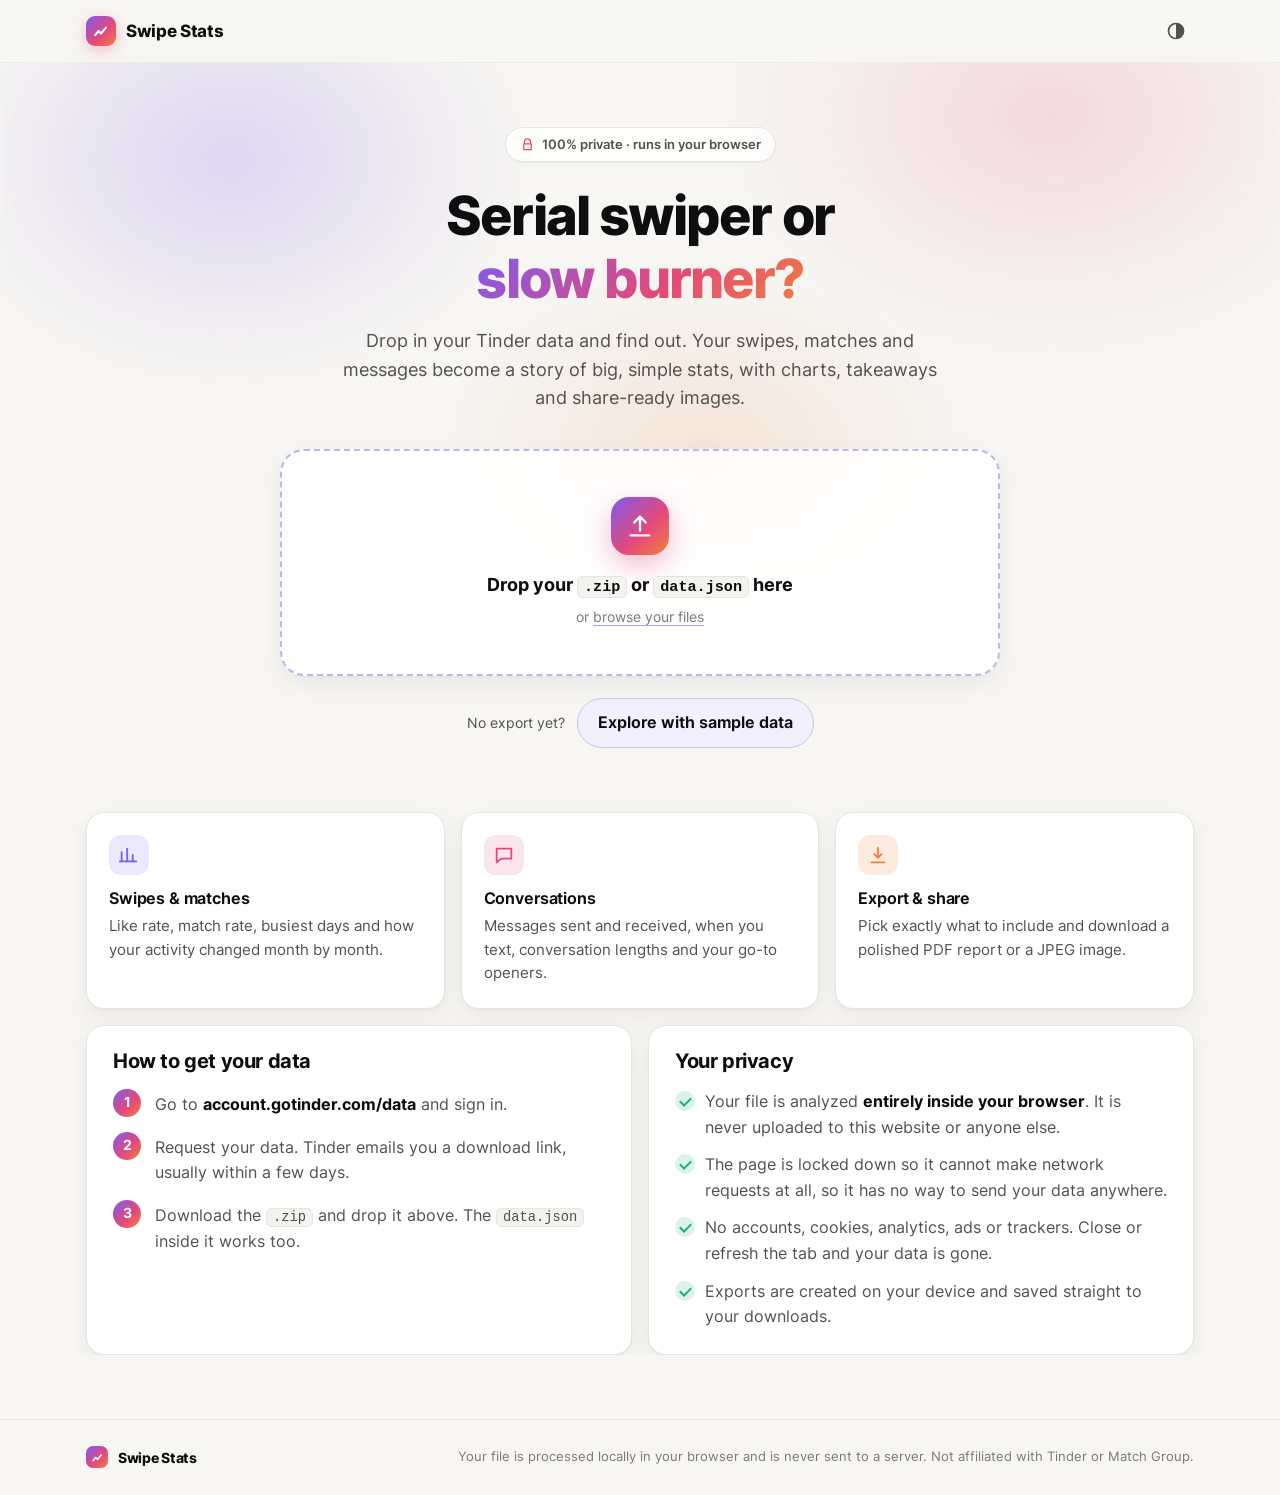
<file: index.html>
<!doctype html>
<html lang="en">
<head>
  <meta charset="utf-8">
  <meta name="viewport" content="width=device-width, initial-scale=1">
  <!-- Privacy: connect-src 'none' means this page cannot send data anywhere, not even back to this server. -->
  <meta http-equiv="Content-Security-Policy" content="default-src 'none'; script-src 'self'; style-src 'self'; img-src 'self' data:; font-src 'self'; connect-src 'none'; form-action 'none'; base-uri 'none'; object-src 'none'">
  <meta name="referrer" content="no-referrer">
  <title>Swipe Stats</title>
  <meta name="description" content="Visualize your Tinder data export privately in your browser. Your file never leaves your device.">
  <meta property="og:title" content="Swipe Stats">
  <meta property="og:description" content="Turn your Tinder data export into beautiful charts. Runs entirely in your browser. Your file is never uploaded.">
  <meta property="og:type" content="website">
  <meta property="og:url" content="https://tinder.romanoindustries.com/">
  <meta name="theme-color" content="#7b5cf0">
  <link rel="canonical" href="https://tinder.romanoindustries.com/">
  <link rel="preload" href="fonts/inter-latin-var.woff2" as="font" type="font/woff2" crossorigin>
  <link rel="stylesheet" href="css/styles.css?v=28">
  <link rel="icon" href="data:image/svg+xml,<svg xmlns='http://www.w3.org/2000/svg' viewBox='0 0 32 32'><defs><linearGradient id='g' x1='0' y1='0' x2='1' y2='1'><stop offset='0' stop-color='%237b5cf0'/><stop offset='.6' stop-color='%23e3497a'/><stop offset='1' stop-color='%23f0803c'/></linearGradient></defs><rect width='32' height='32' rx='9' fill='url(%23g)'/><path d='M8 22l5-6 4 4 7-9' stroke='white' stroke-width='3' fill='none' stroke-linecap='round' stroke-linejoin='round'/></svg>">
</head>
<body>
  <header class="site-header">
    <div class="wrap header-inner">
      <a class="brand" href="./">
        <span class="brand-mark" aria-hidden="true">
          <svg viewBox="0 0 24 24"><path d="M5 17l4-5 3 3 6-7" fill="none" stroke="currentColor" stroke-width="2.6" stroke-linecap="round" stroke-linejoin="round"/></svg>
        </span>
        <span>Swipe Stats</span>
      </a>
      <nav class="top-nav" id="topNav" aria-label="Sections" hidden>
        <a href="#sec-story">Story</a><a href="#sec-overview">Overview</a><a href="#sec-swiping">Swiping</a><a href="#sec-matching">Matching</a><a href="#sec-messaging">Messaging</a><a href="#sec-conversations">Conversations</a><a href="#sec-data">Your data</a>
      </nav>
      <nav class="header-actions">
        <button id="themeBtn" class="icon-btn theme-btn" type="button" aria-label="Theme: automatic" title="Theme: automatic">
          <svg class="ic-auto" viewBox="0 0 24 24" aria-hidden="true"><path d="M12 21a9 9 0 100-18v18z" fill="currentColor"/><circle cx="12" cy="12" r="9" fill="none" stroke="currentColor" stroke-width="2"/></svg>
          <svg class="ic-light" viewBox="0 0 24 24" aria-hidden="true"><circle cx="12" cy="12" r="4" fill="none" stroke="currentColor" stroke-width="2"/><path d="M12 2v2M12 20v2M4.9 4.9l1.4 1.4M17.7 17.7l1.4 1.4M2 12h2M20 12h2M4.9 19.1l1.4-1.4M17.7 6.3l1.4-1.4" stroke="currentColor" stroke-width="2" stroke-linecap="round"/></svg>
          <svg class="ic-dark" viewBox="0 0 24 24" aria-hidden="true"><path d="M20 14.5A8 8 0 019.5 4 8 8 0 1020 14.5z" fill="none" stroke="currentColor" stroke-width="2" stroke-linejoin="round"/></svg>
        </button>
        <button id="exportBtnTop" class="btn btn-primary btn-sm" hidden>
          <svg viewBox="0 0 24 24" aria-hidden="true"><path d="M12 4v11m0 0l-4-4m4 4l4-4M5 20h14" fill="none" stroke="currentColor" stroke-width="2" stroke-linecap="round" stroke-linejoin="round"/></svg>
          Export
        </button>
        <button id="resetBtn" class="btn btn-ghost btn-sm" hidden>Clear data</button>
      </nav>
    </div>
  </header>

  <main>
    <!-- ============ Upload screen ============ -->
    <section id="uploadView" class="upload-view">
      <div class="hero-bg" aria-hidden="true"></div>
      <div class="wrap">
        <div class="hero">
          <span class="pill"><svg viewBox="0 0 24 24" aria-hidden="true"><path d="M7 11V8a5 5 0 0110 0v3M6 11h12v9H6z" fill="none" stroke="currentColor" stroke-width="2" stroke-linejoin="round"/></svg> 100% private · runs in your browser</span>
          <h1>Serial swiper or<br><span class="grad-text">slow burner?</span></h1>
          <p class="lede">Drop in your Tinder data and find out. Your swipes, matches and messages become a story of big, simple stats, with charts, takeaways and share-ready images.</p>
        </div>

        <label id="dropZone" class="drop-zone" for="fileInput">
          <input id="fileInput" type="file" accept=".json,.zip,application/json,application/zip">
          <span class="drop-icon" aria-hidden="true">
            <svg viewBox="0 0 24 24"><path d="M12 16V4m0 0l-5 5m5-5l5 5M4 20h16" fill="none" stroke="currentColor" stroke-width="2" stroke-linecap="round" stroke-linejoin="round"/></svg>
          </span>
          <span class="drop-title">Drop your <code>.zip</code> or <code>data.json</code> here</span>
          <span class="drop-sub">or <u>browse your files</u></span>
        </label>
        <p id="uploadError" class="error" role="alert" hidden></p>

        <div class="upload-alt">
          <span class="muted">No export yet?</span>
          <button id="demoBtn" class="btn btn-soft">Explore with sample data</button>
        </div>

        <div class="features">
          <div class="feature">
            <span class="f-icon f1" aria-hidden="true"><svg viewBox="0 0 24 24"><path d="M4 19V9m6 10V5m6 14v-7m4 7H2" fill="none" stroke="currentColor" stroke-width="2" stroke-linecap="round"/></svg></span>
            <h3>Swipes &amp; matches</h3>
            <p>Like rate, match rate, busiest days and how your activity changed month by month.</p>
          </div>
          <div class="feature">
            <span class="f-icon f2" aria-hidden="true"><svg viewBox="0 0 24 24"><path d="M4 5h16v11H9l-5 4z" fill="none" stroke="currentColor" stroke-width="2" stroke-linejoin="round"/></svg></span>
            <h3>Conversations</h3>
            <p>Messages sent and received, when you text, conversation lengths and your go-to openers.</p>
          </div>
          <div class="feature">
            <span class="f-icon f3" aria-hidden="true"><svg viewBox="0 0 24 24"><path d="M12 4v11m0 0l-4-4m4 4l4-4M5 20h14" fill="none" stroke="currentColor" stroke-width="2" stroke-linecap="round" stroke-linejoin="round"/></svg></span>
            <h3>Export &amp; share</h3>
            <p>Pick exactly what to include and download a polished PDF report or a JPEG image.</p>
          </div>
        </div>

        <div class="info-grid">
          <div class="info-card">
            <h2>How to get your data</h2>
            <ol class="steps">
              <li><span>1</span><div>Go to <strong>account.gotinder.com/data</strong> and sign in.</div></li>
              <li><span>2</span><div>Request your data. Tinder emails you a download link, usually within a few days.</div></li>
              <li><span>3</span><div>Download the <code>.zip</code> and drop it above. The <code>data.json</code> inside it works too.</div></li>
            </ol>
          </div>
          <div class="info-card privacy">
            <h2>Your privacy</h2>
            <ul class="checks">
              <li>Your file is analyzed <strong>entirely inside your browser</strong>. It is never uploaded to this website or anyone else.</li>
              <li>The page is locked down so it cannot make network requests at all, so it has no way to send your data anywhere.</li>
              <li>No accounts, cookies, analytics, ads or trackers. Close or refresh the tab and your data is gone.</li>
              <li>Exports are created on your device and saved straight to your downloads.</li>
            </ul>
          </div>
        </div>
      </div>
    </section>

    <!-- ============ Dashboard ============ -->
    <section id="dashView" class="dash-view" hidden>
      <div class="wrap">
        <div class="dash-hero">
          <div class="dash-hero-text">
            <p class="eyebrow" id="dashEyebrow">Your Tinder, in numbers</p>
            <h1 id="dashTitle">Your stats</h1>
            <p id="dashSub"></p>
            <div id="profile" class="profile-strip"></div>
          </div>
          <div class="hero-stats" id="heroStats"></div>
        </div>

        <div class="toolbar">
          <div class="filters">
            <div class="period-group" id="periodGroup">
              <label for="rangeSelect" class="filter-label">Period</label>
              <select id="rangeSelect"></select>
              <div class="custom-range" id="customRange" hidden>
                <label class="date-field"><span>From</span><input type="date" id="rangeFrom"></label>
                <label class="date-field"><span>To</span><input type="date" id="rangeTo"></label>
              </div>
            </div>
          </div>
          <button id="exportBtn" class="btn btn-primary">
            <svg viewBox="0 0 24 24" aria-hidden="true"><path d="M12 4v11m0 0l-4-4m4 4l4-4M5 20h14" fill="none" stroke="currentColor" stroke-width="2" stroke-linecap="round" stroke-linejoin="round"/></svg>
            Export PDF or image
          </button>
        </div>

        <div id="storySection">
          <div class="story-head">
            <h2 class="section-title" id="sec-story">Your story</h2>
            <button id="playStory" class="btn btn-primary btn-sm" type="button">
              <svg viewBox="0 0 24 24" aria-hidden="true"><path d="M8 5v14l11-7z" fill="currentColor"/></svg>
              Play your story
            </button>
          </div>
          <div id="story" class="story-grid"></div>
        </div>

        <h2 class="section-title" id="sec-overview">Overview</h2>
        <div id="kpis" class="kpi-grid"></div>

        <h2 class="section-title" id="sec-export">About this export</h2>
        <div class="card export-ov">
          <p class="muted ov-lede">A summary of the whole data file. This section always covers everything in the file, whatever period is selected above.</p>
          <div class="ov-grid" id="ovGrid"></div>
          <div class="ov-matches">
            <h3>Where your matches went</h3>
            <p class="muted" id="ovMatchNote"></p>
            <div class="ov-bar" id="ovBar"></div>
            <div class="legend ov-legend" id="ovLegend"></div>
          </div>
          <div class="ov-sections"><span class="muted">Sections in this file</span><div id="ovSections" class="kv-chips"></div></div>
          <details class="usage-check">
            <summary>Usage check: every daily count in your file</summary>
            <p class="muted">Totals straight from the Usage section, before any period filter. If a number here is lower than you expect, the swipes aren't in your export; if it's higher than the dashboard shows, check the period filter.</p>
            <div class="table-scroll"><table class="data-table" id="usageCheck"></table></div>
          </details>
        </div>

        <h2 class="section-title" id="sec-swiping">Swiping</h2>
        <div class="grid-2">
          <figure class="card chart-card wide">
            <figcaption><h3>Likes and passes per month</h3></figcaption>
            <div class="legend" id="chSwipes-legend"></div>
            <div class="chart-box"><canvas id="chSwipes"></canvas></div>
          </figure>
          <figure class="card chart-card">
            <figcaption><h3>Your like rate per month</h3><p class="muted">Share of swipes that were right swipes</p></figcaption>
            <div class="chart-box"><canvas id="chLikeRate"></canvas></div>
          </figure>
          <figure class="card chart-card">
            <figcaption><h3>Average swipes by weekday</h3><p class="muted">On days you swiped</p></figcaption>
            <div class="chart-box"><canvas id="chWeekday"></canvas></div>
          </figure>
          <figure class="card chart-card wide">
            <figcaption><h3>Super Likes per month</h3><p class="muted"></p></figcaption>
            <div class="chart-box"><canvas id="chSuper"></canvas></div>
          </figure>
        </div>

        <h2 class="section-title" id="sec-matching">Matching</h2>
        <div class="grid-2">
          <figure class="card chart-card">
            <figcaption><h3>Matches per month</h3></figcaption>
            <div class="chart-box"><canvas id="chMatches"></canvas></div>
          </figure>
          <figure class="card chart-card">
            <figcaption><h3>Match rate per month</h3><p class="muted">Matches divided by likes sent</p></figcaption>
            <div class="chart-box"><canvas id="chMatchRate"></canvas></div>
          </figure>
        </div>

        <h2 class="section-title" id="sec-messaging">Messaging</h2>
        <div class="grid-2">
          <figure class="card chart-card wide">
            <figcaption><h3>Messages sent and received per month</h3></figcaption>
            <div class="legend" id="chMessages-legend"></div>
            <div class="chart-box"><canvas id="chMessages"></canvas></div>
          </figure>
          <figure class="card chart-card">
            <figcaption><h3>When you send messages</h3><p class="muted">By hour of day, in your local time</p></figcaption>
            <div class="chart-box"><canvas id="chHour"></canvas></div>
          </figure>
          <figure class="card chart-card">
            <figcaption><h3>Conversation length</h3><p class="muted">Messages you sent per match</p></figcaption>
            <div class="chart-box"><canvas id="chConvo"></canvas></div>
          </figure>
          <div class="card">
            <h3>Your favorite opening words</h3>
            <p class="muted">Most common words in your first message to each match</p>
            <div id="openerWords" class="word-cloud"></div>
          </div>
          <div class="card">
            <h3>Your most active days</h3>
            <p class="muted">Days with the most swipes</p>
            <table class="data-table" id="topDays"></table>
          </div>
        </div>

        <h2 class="section-title">App usage</h2>
        <div class="grid-2">
          <figure class="card chart-card wide">
            <figcaption><h3>App opens per month</h3></figcaption>
            <div class="chart-box"><canvas id="chOpens"></canvas></div>
          </figure>
        </div>

        <div id="moreSection" hidden>
          <h2 class="section-title">More activity</h2>
          <div class="grid-2" id="moreCharts"></div>
        </div>

        <h2 class="section-title" id="sec-conversations">Conversations</h2>
        <div class="card convo-card">
          <div class="convo-head">
            <div>
              <h3>All your conversations</h3>
              <p class="muted" id="convoSummary"></p>
            </div>
            <input type="search" id="convoSearch" class="search" placeholder="Search your messages" aria-label="Search your messages">
          </div>
          <div id="convoList" class="convo-list"></div>
          <button class="btn btn-soft btn-sm more-btn" id="convoMore" hidden>Show more conversations</button>
        </div>

        <h2 class="section-title" id="sec-data">Everything else in your export</h2>
        <p class="muted section-lede">Every other section of your data file, shown exactly as Tinder provided it.</p>
        <div id="allSections" class="all-sections"></div>

        <details class="card table-details">
          <summary>Show monthly data as a table</summary>
          <div class="table-scroll"><table class="data-table" id="monthTable"></table></div>
        </details>
      </div>
    </section>
  </main>

  <!-- ============ Export dialog ============ -->
  <dialog id="exportDialog" class="export-dialog" aria-labelledby="exportTitle">
    <div class="dlg-head">
      <h2 id="exportTitle">Export your stats</h2>
      <button class="icon-btn" id="exportClose" aria-label="Close">
        <svg viewBox="0 0 24 24" aria-hidden="true"><path d="M6 6l12 12M18 6L6 18" stroke="currentColor" stroke-width="2" stroke-linecap="round"/></svg>
      </button>
    </div>
    <div class="dlg-body">
      <fieldset class="seg">
        <legend>Format</legend>
        <label><input type="radio" name="fmt" value="pdf" checked><span><b>PDF report</b><small>Pages you can print or send</small></span></label>
        <label><input type="radio" name="fmt" value="jpeg"><span><b>JPEG image</b><small>One tall image for sharing</small></span></label>
      </fieldset>

      <div class="opt-head">
        <h3>What to include</h3>
        <div class="opt-links"><button type="button" class="link" id="optAll">Select all</button> · <button type="button" class="link" id="optNone">None</button></div>
      </div>
      <div id="exportOptions" class="opt-groups"></div>

      <p class="dlg-note" id="exportPeriodNote"></p>
    </div>
    <div class="dlg-foot">
      <p class="dlg-status" id="exportStatus" role="status"></p>
      <button class="btn btn-ghost" id="exportCancel">Cancel</button>
      <button class="btn btn-primary" id="exportGo">Download</button>
    </div>
  </dialog>

  <!-- ============ Story mode ============ -->
  <dialog id="storyDialog" class="story-mode" aria-label="Your story">
    <div class="sm-progress" id="smProgress"></div>
    <div class="sm-top">
      <span class="sm-brand">Swipe Stats</span>
      <button class="icon-btn sm-close" id="smClose" aria-label="Close story">
        <svg viewBox="0 0 24 24" aria-hidden="true"><path d="M6 6l12 12M18 6L6 18" stroke="currentColor" stroke-width="2" stroke-linecap="round"/></svg>
      </button>
    </div>
    <div class="sm-stage" id="smStage">
      <button class="sm-nav sm-prev" id="smPrev" aria-label="Previous"></button>
      <div class="sm-card" id="smCard" aria-live="polite"></div>
      <button class="sm-nav sm-next" id="smNext" aria-label="Next"></button>
    </div>
    <div class="sm-foot">
      <span class="sm-count" id="smCount"></span>
      <button class="btn sm-save" id="smSave" type="button">
        <svg viewBox="0 0 24 24" aria-hidden="true"><path d="M12 4v11m0 0l-4-4m4 4l4-4M5 20h14" fill="none" stroke="currentColor" stroke-width="2" stroke-linecap="round" stroke-linejoin="round"/></svg>
        Save this card
      </button>
    </div>
  </dialog>

  <div id="offscreen" class="offscreen" aria-hidden="true"></div>

  <footer class="site-footer">
    <div class="wrap footer-inner">
      <span class="brand small"><span class="brand-mark" aria-hidden="true"><svg viewBox="0 0 24 24"><path d="M5 17l4-5 3 3 6-7" fill="none" stroke="currentColor" stroke-width="2.6" stroke-linecap="round" stroke-linejoin="round"/></svg></span>Swipe Stats</span>
      <p>Your file is processed locally in your browser and is never sent to a server. Not affiliated with Tinder or Match Group.</p>
    </div>
  </footer>

  <script src="js/vendor/chart.umd.js?v=28"></script>
  <script src="js/vendor/jszip.min.js?v=28"></script>
  <script src="js/vendor/jspdf.umd.min.js?v=28"></script>
  <script src="js/parse.js?v=28"></script>
  <script src="js/demo.js?v=28"></script>
  <script src="js/charts.js?v=28"></script>
  <script src="js/export.js?v=28"></script>
  <script src="js/story.js?v=28"></script>
  <script src="js/app.js?v=28"></script>
</body>
</html>
</file>
<file: css/styles.css>
@font-face {
  font-family: "Inter";
  src: url("../fonts/inter-latin-var.woff2") format("woff2");
  font-weight: 100 900;
  font-style: normal;
  font-display: swap;
}

:root {
  color-scheme: light;
  --bg: #f7f6f3;
  --surface: #ffffff;
  --surface-2: #f3f2ee;
  --border: #e7e5df;
  --text: #0e0e10;
  --text-2: #52514e;
  --text-3: #7a7974;
  --grid: #eeece7;
  --brand-a: #7b5cf0;
  --brand-b: #e3497a;
  --brand-c: #f0803c;
  --brand-grad: linear-gradient(135deg, var(--brand-a) 0%, var(--brand-b) 58%, var(--brand-c) 100%);
  --brand-ink: #ffffff;
  --series-1: #2a78d6;
  --series-2: #eb6834;
  --series-3: #1baf7a;
  --error: #b42323;
  --shadow-sm: 0 1px 2px rgba(20, 16, 40, .05);
  --shadow: 0 1px 2px rgba(20, 16, 40, .04), 0 8px 24px rgba(20, 16, 40, .06);
  --shadow-lg: 0 20px 60px rgba(40, 20, 80, .18);
  --radius: 18px;
  --hero-glow-1: rgba(123, 92, 240, .20);
  --hero-glow-2: rgba(227, 73, 122, .16);
  --hero-glow-3: rgba(240, 128, 60, .14);
}
@media (prefers-color-scheme: dark) {
  :root:not([data-theme="light"]) {
    color-scheme: dark;
    --bg: #0f0f12;
    --surface: #18181c;
    --surface-2: #202026;
    --border: #2b2b32;
    --text: #f2f1ee;
    --text-2: #c3c2bb;
    --text-3: #94938c;
    --grid: #26262c;
    --series-1: #3987e5;
    --series-2: #d95926;
    --series-3: #199e70;
    --error: #f08585;
    --shadow-sm: none;
    --shadow: 0 1px 0 rgba(255,255,255,.03) inset;
    --shadow-lg: 0 20px 60px rgba(0,0,0,.6);
    --hero-glow-1: rgba(123, 92, 240, .28);
    --hero-glow-2: rgba(227, 73, 122, .20);
    --hero-glow-3: rgba(240, 128, 60, .14);
  }
}
:root[data-theme="dark"] {
  color-scheme: dark;
  --bg: #0f0f12;
  --surface: #18181c;
  --surface-2: #202026;
  --border: #2b2b32;
  --text: #f2f1ee;
  --text-2: #c3c2bb;
  --text-3: #94938c;
  --grid: #26262c;
  --series-1: #3987e5;
  --series-2: #d95926;
  --series-3: #199e70;
  --error: #f08585;
  --shadow-sm: none;
  --shadow: 0 1px 0 rgba(255,255,255,.03) inset;
  --shadow-lg: 0 20px 60px rgba(0,0,0,.6);
  --hero-glow-1: rgba(123, 92, 240, .28);
  --hero-glow-2: rgba(227, 73, 122, .20);
  --hero-glow-3: rgba(240, 128, 60, .14);
}

* { box-sizing: border-box; }
[hidden] { display: none !important; }
html { -webkit-text-size-adjust: 100%; }
body {
  margin: 0;
  background: var(--bg);
  color: var(--text);
  font: 16px/1.6 "Inter", system-ui, -apple-system, "Segoe UI", Roboto, "Helvetica Neue", Arial, sans-serif;
  font-feature-settings: "cv11", "ss01";
  -webkit-font-smoothing: antialiased;
  min-height: 100vh;
  display: flex;
  flex-direction: column;
}
main { flex: 1; }
h1, h2, h3 { line-height: 1.15; margin: 0; letter-spacing: -0.02em; }
h1 { font-size: clamp(2rem, 5.4vw, 3.4rem); font-weight: 800; letter-spacing: -0.035em; }
h2 { font-size: 1.25rem; font-weight: 700; }
h3 { font-size: 1rem; font-weight: 650; letter-spacing: -0.01em; }
code { font-family: ui-monospace, SFMono-Regular, Menlo, monospace; font-size: .86em; background: var(--surface-2); border: 1px solid var(--border); padding: 1px 6px; border-radius: 6px; }
a { color: var(--brand-a); }
.muted { color: var(--text-2); margin: 4px 0 0; font-size: .875rem; }
.wrap { max-width: 1140px; margin: 0 auto; padding: 0 16px; }
.grad-text { background: var(--brand-grad); -webkit-background-clip: text; background-clip: text; color: transparent; }
svg { display: block; }

/* ---------- Header / footer ---------- */
.site-header {
  position: sticky; top: 0; z-index: 20;
  background: color-mix(in srgb, var(--bg) 78%, transparent);
  backdrop-filter: saturate(1.6) blur(14px);
  -webkit-backdrop-filter: saturate(1.6) blur(14px);
  border-bottom: 1px solid color-mix(in srgb, var(--border) 70%, transparent);
}
.header-inner { display: flex; align-items: center; justify-content: space-between; height: 62px; gap: 12px; }
.header-actions { display: flex; gap: 8px; }
.brand { display: inline-flex; align-items: center; gap: 10px; font-weight: 750; font-size: 1.05rem; letter-spacing: -0.02em; color: var(--text); text-decoration: none; }
.brand-mark { width: 30px; height: 30px; border-radius: 9px; background: var(--brand-grad); color: #fff; display: grid; place-items: center; box-shadow: 0 4px 14px rgba(227, 73, 122, .35); }
.brand-mark svg { width: 20px; height: 20px; }
.brand.small { font-size: .9rem; }
.brand.small .brand-mark { width: 22px; height: 22px; border-radius: 7px; box-shadow: none; }
.brand.small .brand-mark svg { width: 15px; height: 15px; }
.site-footer { border-top: 1px solid var(--border); color: var(--text-3); font-size: .8rem; padding: 26px 0; margin-top: 64px; }
.footer-inner { display: flex; align-items: center; justify-content: space-between; gap: 16px; flex-wrap: wrap; }
.site-footer p { margin: 0; }

/* ---------- Buttons ---------- */
.btn {
  appearance: none; display: inline-flex; align-items: center; gap: 8px;
  border: 1px solid var(--border); background: var(--surface); color: var(--text);
  padding: 11px 20px; border-radius: 999px; font: inherit; font-weight: 650; cursor: pointer;
  transition: transform .12s ease, box-shadow .15s ease, border-color .15s ease, background .15s ease;
  white-space: nowrap;
}
.btn svg { width: 18px; height: 18px; }
.btn:hover { border-color: var(--text-3); }
.btn:active { transform: translateY(1px); }
.btn:focus-visible, select:focus-visible, .drop-zone:focus-within, .link:focus-visible, .icon-btn:focus-visible { outline: 2px solid var(--brand-a); outline-offset: 2px; }
.btn-primary { background: var(--brand-grad); color: var(--brand-ink); border-color: transparent; box-shadow: 0 6px 20px rgba(227, 73, 122, .30); }
.btn-primary:hover { border-color: transparent; box-shadow: 0 8px 26px rgba(227, 73, 122, .42); }
.btn-primary:disabled { opacity: .6; cursor: progress; }
.btn-soft { background: color-mix(in srgb, var(--brand-a) 10%, var(--surface)); border-color: color-mix(in srgb, var(--brand-a) 25%, var(--border)); color: var(--text); }
.btn-ghost { background: transparent; }
.btn-sm { padding: 7px 14px; font-size: .86rem; }
.btn-sm svg { width: 16px; height: 16px; }
.icon-btn { appearance: none; border: 0; background: transparent; color: var(--text-2); width: 36px; height: 36px; border-radius: 10px; display: grid; place-items: center; cursor: pointer; }
.icon-btn:hover { background: var(--surface-2); color: var(--text); }
.icon-btn svg { width: 20px; height: 20px; }
.link { appearance: none; border: 0; background: none; padding: 0; font: inherit; color: var(--brand-a); cursor: pointer; font-weight: 600; }

/* ---------- Upload ---------- */
.upload-view { position: relative; padding: 64px 0 0; overflow: hidden; }
.hero-bg {
  position: absolute; inset: -120px 0 auto 0; height: 720px; z-index: -1; pointer-events: none;
  background:
    radial-gradient(420px 320px at 18% 30%, var(--hero-glow-1), transparent 70%),
    radial-gradient(460px 340px at 82% 24%, var(--hero-glow-2), transparent 70%),
    radial-gradient(380px 260px at 55% 70%, var(--hero-glow-3), transparent 70%);
  filter: blur(8px);
}
.hero { text-align: center; max-width: 780px; margin: 0 auto 36px; }
.pill {
  display: inline-flex; align-items: center; gap: 7px; padding: 6px 14px; border-radius: 999px;
  background: color-mix(in srgb, var(--surface) 80%, transparent); border: 1px solid var(--border);
  font-size: .82rem; font-weight: 600; color: var(--text-2); margin-bottom: 22px; box-shadow: var(--shadow-sm);
}
.pill svg { width: 15px; height: 15px; color: var(--brand-b); }
.lede { color: var(--text-2); font-size: 1.12rem; max-width: 620px; margin: 18px auto 0; }

.drop-zone {
  position: relative; display: flex; flex-direction: column; align-items: center; gap: 6px; text-align: center;
  max-width: 720px; margin: 0 auto; padding: 46px 20px;
  border: 2px dashed color-mix(in srgb, var(--brand-a) 35%, var(--border));
  border-radius: 24px; background: color-mix(in srgb, var(--surface) 88%, transparent);
  cursor: pointer; box-shadow: var(--shadow); transition: border-color .15s, background .15s, transform .15s;
}
.drop-zone:hover, .drop-zone.dragging { border-color: var(--brand-b); transform: translateY(-2px); }
.drop-zone.dragging { background: color-mix(in srgb, var(--brand-b) 6%, var(--surface)); }
.drop-zone input { position: absolute; width: 1px; height: 1px; opacity: 0; }
.drop-icon { width: 58px; height: 58px; border-radius: 18px; background: var(--brand-grad); color: #fff; display: grid; place-items: center; margin-bottom: 10px; box-shadow: 0 10px 26px rgba(227, 73, 122, .35); }
.drop-icon svg { width: 28px; height: 28px; }
.drop-title { font-weight: 700; font-size: 1.1rem; }
.drop-sub { color: var(--text-3); font-size: .9rem; }
.drop-sub u { text-decoration-color: color-mix(in srgb, var(--brand-a) 60%, transparent); text-underline-offset: 3px; }
.drop-zone.loading .drop-title::after { content: " · reading…"; color: var(--text-3); font-weight: 500; }
.error { color: var(--error); text-align: center; margin: 14px 0 0; font-weight: 500; }
.upload-alt { display: flex; align-items: center; justify-content: center; gap: 12px; flex-wrap: wrap; margin: 22px 0 64px; }
.upload-alt .muted { margin: 0; }

.features { display: grid; grid-template-columns: repeat(3, minmax(0, 1fr)); gap: 16px; margin-bottom: 16px; }
.feature { background: var(--surface); border: 1px solid var(--border); border-radius: var(--radius); padding: 22px; box-shadow: var(--shadow); }
.feature p { color: var(--text-2); margin: 8px 0 0; font-size: .92rem; }
.f-icon { width: 40px; height: 40px; border-radius: 12px; display: grid; place-items: center; margin-bottom: 14px; }
.f-icon svg { width: 22px; height: 22px; }
.f1 { background: color-mix(in srgb, var(--brand-a) 14%, transparent); color: var(--brand-a); }
.f2 { background: color-mix(in srgb, var(--brand-b) 14%, transparent); color: var(--brand-b); }
.f3 { background: color-mix(in srgb, var(--brand-c) 16%, transparent); color: var(--brand-c); }

.info-grid { display: grid; grid-template-columns: repeat(2, minmax(0, 1fr)); gap: 16px; }
.info-card { background: var(--surface); border: 1px solid var(--border); border-radius: var(--radius); padding: 24px 26px; box-shadow: var(--shadow); }
.steps { list-style: none; padding: 0; margin: 16px 0 0; display: grid; gap: 14px; }
.steps li { display: flex; gap: 14px; align-items: flex-start; color: var(--text-2); }
.steps li > span { flex: none; width: 28px; height: 28px; border-radius: 50%; background: var(--brand-grad); color: #fff; font-weight: 700; font-size: .85rem; display: grid; place-items: center; }
.steps li > div { padding-top: 3px; }
.checks { list-style: none; padding: 0; margin: 16px 0 0; display: grid; gap: 12px; }
.checks li { position: relative; padding-left: 30px; color: var(--text-2); }
.checks li::before {
  content: ""; position: absolute; left: 0; top: 2px; width: 20px; height: 20px; border-radius: 50%;
  background: color-mix(in srgb, var(--series-3) 16%, transparent);
}
.checks li::after {
  content: ""; position: absolute; left: 7px; top: 6px; width: 5px; height: 9px;
  border: solid var(--series-3); border-width: 0 2px 2px 0; transform: rotate(45deg);
}
.checks strong, .steps strong { color: var(--text); }

/* ---------- Dashboard ---------- */
.dash-view { padding-top: 28px; }
.dash-hero {
  position: relative; overflow: hidden; border-radius: 26px; padding: 34px 36px;
  background: var(--brand-grad); color: #fff; display: flex; justify-content: space-between; gap: 24px; align-items: flex-end; flex-wrap: wrap;
  box-shadow: 0 18px 50px rgba(160, 60, 140, .28);
}
.dash-hero::before, .dash-hero::after {
  content: ""; position: absolute; border-radius: 50%; background: rgba(255,255,255,.10); pointer-events: none;
}
.dash-hero::before { width: 360px; height: 360px; right: -120px; top: -160px; }
.dash-hero::after { width: 220px; height: 220px; right: 180px; bottom: -150px; }
.dash-hero-text { position: relative; min-width: 0; flex: 1 1 380px; }
.eyebrow { margin: 0 0 8px; font-size: .78rem; font-weight: 700; letter-spacing: .1em; text-transform: uppercase; opacity: .85; }
.dash-hero h1 { font-size: clamp(1.8rem, 4.4vw, 2.7rem); }
#dashSub { margin: 10px 0 0; opacity: .92; }
.hero-stats { position: relative; flex: 1 1 100%; display: grid; grid-template-columns: repeat(var(--hs-cols, 5), minmax(0, 1fr)); gap: 12px; margin-top: 8px; }
@media (max-width: 1100px) { .hero-stats .hs-big { font-size: clamp(2rem, 4.2vw, 3rem); } }
.hero-stats[data-count="6"] .hs-big { font-size: clamp(1.9rem, 3.2vw, 2.7rem); }
.hero-stats[data-count="7"] .hs-big { font-size: clamp(1.6rem, 2.35vw, 2.15rem); }
.hero-stats[data-count="4"] { --hs-cols: 4; }
.hero-stats[data-count="6"] { --hs-cols: 6; }
.hero-stats[data-count="7"] { --hs-cols: 7; gap: 10px; }
/* medium screens: two even-ish rows */
@media (max-width: 1100px) and (min-width: 901px) {
  .hero-stats { --hs-cols: 3; }
  .hero-stats[data-count="4"] { --hs-cols: 4; }
  .hero-stats[data-count="6"] { --hs-cols: 3; }
  .hero-stats[data-count="7"] { --hs-cols: 4; }
}
/* phones and tablets: two per row (the odd last box spans the row) */
@media (max-width: 900px) { .hero-stats[data-count] { --hs-cols: 2; } }
.hero-stats[data-count="7"] .hs { padding: 14px 14px 16px; }
.hs-big { white-space: nowrap; }
.hs { background: rgba(255,255,255,.15); border: 1px solid rgba(255,255,255,.26); border-radius: 18px; padding: 16px 18px 18px; min-width: 0; }
.hs-label { font-size: .85rem; font-weight: 650; opacity: .92; }
.hs-big { font-size: clamp(2.4rem, 5.6vw, 3.6rem); font-weight: 800; letter-spacing: -0.04em; line-height: 1.05; margin-top: 6px; font-variant-numeric: tabular-nums; }
.hs-note { font-size: .92rem; opacity: .92; margin-top: 6px; line-height: 1.35; }
@media (max-width: 900px) {
  /* odd number of boxes: let the last one fill the row */
  .hero-stats .hs:last-child:nth-child(odd) { grid-column: 1 / -1; }
}
.dash-hero-big .big-num { font-size: clamp(2.8rem, 7vw, 4.4rem); font-weight: 800; letter-spacing: -0.04em; line-height: 1; font-variant-numeric: tabular-nums; }
.dash-hero-big .big-label { font-size: .9rem; opacity: .9; margin-top: 6px; }
.profile-strip { display: flex; flex-wrap: wrap; gap: 8px; margin-top: 18px; }
.profile-strip:empty { display: none; }
.chip { background: rgba(255,255,255,.18); border: 1px solid rgba(255,255,255,.28); border-radius: 999px; padding: 5px 12px; font-size: .82rem; color: rgba(255,255,255,.92); }
.chip b { color: #fff; font-weight: 650; }

.toolbar {
  position: relative; display: flex; justify-content: space-between; align-items: center; gap: 12px; flex-wrap: wrap;
  margin: 18px 0 0; padding: 10px 12px 10px 18px; border-radius: 16px;
  background: color-mix(in srgb, var(--surface) 86%, transparent); border: 1px solid var(--border);
  backdrop-filter: blur(12px); -webkit-backdrop-filter: blur(12px); box-shadow: var(--shadow);
}
.filters { display: flex; align-items: center; gap: 10px; flex-wrap: wrap; min-width: 0; }
/* section links in the header: centred when there is room, scroll (not clip) when there isn't */
.top-nav { flex: 1 1 auto; min-width: 0; display: flex; gap: 2px; overflow-x: auto; scrollbar-width: none; padding: 0 8px; }
.top-nav::-webkit-scrollbar { display: none; }
.top-nav a { flex: none; padding: 7px 12px; border-radius: 999px; font-size: .88rem; font-weight: 600; color: var(--text-2); text-decoration: none; white-space: nowrap; }
.top-nav a:first-child { margin-left: auto; }
.top-nav a:last-child { margin-right: auto; }
.top-nav a:hover { background: var(--surface-2); color: var(--text); }
.top-nav a.active { background: color-mix(in srgb, var(--brand-a) 12%, transparent); color: var(--brand-a); }
.section-title { scroll-margin-top: 150px; }
.custom-range { display: flex; gap: 8px; flex-wrap: wrap; }
.match-mode, .period-group { display: flex; align-items: center; gap: 10px; flex-wrap: wrap; min-width: 0; }
.seg-toggle { display: inline-flex; padding: 3px; border-radius: 12px; background: var(--surface-2); border: 1px solid var(--border); }
.seg-toggle button {
  appearance: none; border: 0; background: transparent; color: var(--text-2); font: inherit; font-size: .88rem; font-weight: 650;
  padding: 7px 12px; border-radius: 9px; cursor: pointer; white-space: nowrap;
}
.seg-toggle button[aria-pressed="true"] { background: var(--surface); color: var(--text); box-shadow: var(--shadow-sm), 0 0 0 1px var(--border); }
.seg-toggle button:focus-visible { outline: 2px solid var(--brand-a); outline-offset: 1px; }
.mode-note { margin: 0; font-size: .84rem; color: var(--text-3); max-width: 420px; line-height: 1.4; }
.mode-note b { color: var(--text-2); }
.date-field { display: flex; align-items: center; gap: 6px; font-size: .82rem; color: var(--text-2); font-weight: 600; }
.date-field input {
  font: inherit; font-size: .9rem; font-weight: 600; padding: 7px 10px; border-radius: 12px; border: 1px solid var(--border);
  background: var(--surface); color: var(--text); color-scheme: inherit; min-width: 0;
}
.date-field input:focus-visible { outline: 2px solid var(--brand-a); outline-offset: 2px; }
@media (max-width: 1040px) {
  .header-inner { height: auto; flex-wrap: wrap; padding-top: 10px; padding-bottom: 6px; row-gap: 6px; }
  .top-nav { order: 3; flex-basis: 100%; padding: 0; margin: 0 -4px;
    -webkit-mask-image: linear-gradient(to right, #000 85%, transparent); mask-image: linear-gradient(to right, #000 85%, transparent); }
  .top-nav a:first-child { margin-left: 0; }
  .section-title { scroll-margin-top: 120px; }
}
.filter-label { font-size: .86rem; color: var(--text-2); font-weight: 600; }
select {
  font: inherit; font-weight: 600; padding: 8px 34px 8px 14px; border-radius: 12px; border: 1px solid var(--border);
  background: var(--surface) url("data:image/svg+xml,%3Csvg xmlns='http://www.w3.org/2000/svg' viewBox='0 0 24 24'%3E%3Cpath d='M7 10l5 5 5-5' fill='none' stroke='%237a7974' stroke-width='2' stroke-linecap='round' stroke-linejoin='round'/%3E%3C/svg%3E") no-repeat right 10px center / 16px;
  color: var(--text); appearance: none; cursor: pointer;
}
.section-title { margin: 40px 0 14px; font-size: .78rem; text-transform: uppercase; letter-spacing: .1em; color: var(--text-3); font-weight: 700; display: flex; align-items: center; gap: 10px; }
.section-title::after { content: ""; flex: 1; height: 1px; background: var(--border); }

.card { background: var(--surface); border: 1px solid var(--border); border-radius: var(--radius); padding: 20px 22px; box-shadow: var(--shadow); margin: 0; min-width: 0; }

.kpi-grid { display: grid; grid-template-columns: repeat(4, minmax(0, 1fr)); gap: 14px; }
.kpi { padding: 18px 20px; position: relative; overflow: hidden; }
.kpi-top { display: flex; align-items: center; gap: 10px; }
.kpi-icon { width: 30px; height: 30px; border-radius: 9px; display: grid; place-items: center; flex: none; }
.kpi-icon svg { width: 17px; height: 17px; }
.kpi-icon.c1 { background: color-mix(in srgb, var(--brand-a) 14%, transparent); color: var(--brand-a); }
.kpi-icon.c2 { background: color-mix(in srgb, var(--brand-b) 14%, transparent); color: var(--brand-b); }
.kpi-icon.c3 { background: color-mix(in srgb, var(--brand-c) 16%, transparent); color: var(--brand-c); }
.kpi-label { font-size: .82rem; color: var(--text-2); font-weight: 600; }
.kpi-value { font-size: 2.3rem; font-weight: 780; letter-spacing: -0.03em; margin-top: 12px; font-variant-numeric: tabular-nums; line-height: 1.1; }
.kpi-note { font-size: .78rem; color: var(--text-3); margin-top: 4px; }

.grid-2 { display: grid; grid-template-columns: repeat(2, minmax(0, 1fr)); gap: 14px; margin-bottom: 14px; }
.grid-2 > .wide { grid-column: 1 / -1; }
.chart-card figcaption { margin-bottom: 12px; }
.chart-card h3 { font-size: 1.08rem; }
.takeaway {
  margin: 8px 0 4px; padding: 8px 12px; border-radius: 10px; font-size: .92rem; font-weight: 520; line-height: 1.45; color: var(--text);
  background: color-mix(in srgb, var(--brand-a) 7%, var(--surface)); border-left: 3px solid var(--brand-a);
}
.takeaway:empty { display: none; }
.takeaway + .muted { margin-top: 6px; font-size: .8rem; color: var(--text-3); }

/* ---------- Your story ---------- */
.story-head { display: flex; align-items: center; gap: 14px; }
.story-head .section-title { flex: 1; }
.story-head .btn { margin-top: 26px; }
.card-save { position: absolute; top: 12px; right: 12px; width: 32px; height: 32px; opacity: .55; }
.card-save svg { width: 17px; height: 17px; }
.story-card:hover .card-save, .card-save:focus-visible { opacity: 1; }

/* theme button */
.theme-btn svg { display: none; }
.theme-btn[data-mode="automatic"] .ic-auto, .theme-btn[data-mode="light"] .ic-light, .theme-btn[data-mode="dark"] .ic-dark { display: block; }

/* ---------- Story mode ---------- */
.story-mode {
  width: min(460px, 100vw); height: min(860px, 100dvh); max-width: 100vw; max-height: 100dvh; padding: 0; border: 0;
  border-radius: 26px; background: #0f0f12; color: #fff; overflow: hidden; box-shadow: var(--shadow-lg);
}
.story-mode[open] { display: flex; flex-direction: column; animation: dlg-in .18s ease-out; }
.story-mode::backdrop { background: rgba(8, 6, 16, .82); backdrop-filter: blur(6px); -webkit-backdrop-filter: blur(6px); }
.sm-progress { display: flex; gap: 4px; padding: 14px 16px 0; }
.sm-progress i { flex: 1; height: 3px; border-radius: 2px; background: rgba(255,255,255,.25); }
.sm-progress i.done { background: #fff; }
.sm-top { display: flex; align-items: center; justify-content: space-between; padding: 8px 10px 0 18px; }
.sm-brand { font-weight: 750; letter-spacing: -0.01em; opacity: .9; }
.story-mode .icon-btn { color: rgba(255,255,255,.85); }
.story-mode .icon-btn:hover { background: rgba(255,255,255,.12); color: #fff; }
.sm-stage { position: relative; flex: 1; padding: 12px 16px; display: flex; min-height: 0; }
.sm-card {
  flex: 1; border-radius: 22px; padding: 32px 28px; display: flex; flex-direction: column; justify-content: center;
  background: var(--brand-grad); position: relative; overflow: hidden;
}
.sm-card.c1 { background: linear-gradient(150deg, #5b3fd9, #7b5cf0 55%, #b04fd6); }
.sm-card.c3 { background: linear-gradient(150deg, #e3497a, #f0803c 55%, #f4b04c); }
.sm-card::before { content: ""; position: absolute; width: 300px; height: 300px; border-radius: 50%; right: -110px; top: -120px; background: rgba(255,255,255,.1); }
.sm-card .sm-icon { width: 58px; height: 58px; border-radius: 16px; background: rgba(255,255,255,.18); display: grid; place-items: center; margin-bottom: 22px; }
.sm-card .sm-icon svg { width: 32px; height: 32px; }
.sm-big { font-size: clamp(2.6rem, 13vw, 4.2rem); font-weight: 800; letter-spacing: -0.04em; line-height: 1.02; overflow-wrap: anywhere; }
.sm-text { font-size: 1.2rem; line-height: 1.45; margin: 16px 0 0; opacity: .95; }
.sm-card.enter { animation: sm-in .28s ease-out; }
@keyframes sm-in { from { opacity: 0; transform: translateY(10px) scale(.98); } to { opacity: 1; transform: none; } }
.sm-nav { position: absolute; top: 0; bottom: 0; z-index: 2; border: 0; background: transparent; cursor: pointer; }
.sm-prev { left: 0; width: 33%; }
.sm-next { right: 0; width: 67%; }
.sm-nav:focus-visible { outline: 2px solid #fff; outline-offset: -6px; border-radius: 22px; }
.sm-foot { display: flex; align-items: center; justify-content: space-between; padding: 4px 16px 18px 20px; }
.sm-count { font-size: .88rem; opacity: .75; }
.sm-save { background: rgba(255,255,255,.14); color: #fff; border-color: rgba(255,255,255,.25); }
.sm-save:hover { border-color: #fff; }
@media (max-width: 520px) { .story-mode { border-radius: 0; width: 100vw; height: 100dvh; } }
.story-grid { display: grid; grid-template-columns: repeat(3, minmax(0, 1fr)); gap: 14px; }
.story-card {
  position: relative; overflow: hidden; background: var(--surface); border: 1px solid var(--border); border-radius: var(--radius);
  padding: 20px 22px 22px; box-shadow: var(--shadow);
}
.story-card::after { content: ""; position: absolute; inset: 0 0 auto 0; height: 4px; background: var(--brand-grad); opacity: .85; }
.story-card .kpi-icon { width: 34px; height: 34px; border-radius: 10px; }
.story-card .kpi-icon svg { width: 19px; height: 19px; }
.story-big { font-size: clamp(1.7rem, 3.2vw, 2.3rem); font-weight: 800; letter-spacing: -0.035em; line-height: 1.1; margin-top: 14px; overflow-wrap: anywhere; }
.story-card.c1 .story-big { color: var(--brand-a); }
.story-card.c2 .story-big { color: var(--brand-b); }
.story-card.c3 .story-big { color: color-mix(in srgb, var(--brand-c) 85%, var(--text)); }
.story-text { margin: 8px 0 0; color: var(--text-2); font-size: 1rem; line-height: 1.5; }
@media (max-width: 900px) { .story-grid { grid-template-columns: repeat(2, minmax(0, 1fr)); } }
@media (max-width: 560px) { .story-grid { grid-template-columns: minmax(0, 1fr); } }
.chart-box { position: relative; height: 240px; }
.wide .chart-box { height: 290px; }

.legend { display: flex; gap: 16px; flex-wrap: wrap; margin: -4px 0 10px; font-size: .82rem; color: var(--text-2); font-weight: 500; }
.legend span { display: inline-flex; align-items: center; gap: 7px; }
.legend i { width: 10px; height: 10px; border-radius: 3px; display: inline-block; }

.word-cloud { display: flex; flex-wrap: wrap; gap: 8px; margin-top: 16px; align-items: baseline; }
.word { padding: 4px 11px; border-radius: 999px; background: var(--surface-2); border: 1px solid var(--border); color: var(--text); font-weight: 550; }
.word small { color: var(--text-3); margin-left: 5px; font-size: .72em; font-weight: 500; }
.empty-note { color: var(--text-3); font-size: .86rem; margin-top: 14px; }
.empty-note.full { width: 100%; }

.data-table { width: 100%; border-collapse: collapse; font-size: .875rem; margin-top: 12px; font-variant-numeric: tabular-nums; }
.data-table th, .data-table td { text-align: right; padding: 8px 10px; border-bottom: 1px solid var(--grid); white-space: nowrap; }
.data-table th:first-child, .data-table td:first-child { text-align: left; }
.data-table th { color: var(--text-3); font-weight: 600; font-size: .78rem; text-transform: uppercase; letter-spacing: .05em; }
.data-table tbody tr:last-child td { border-bottom: 0; }
.table-details summary { cursor: pointer; font-weight: 650; }
.table-scroll { overflow-x: auto; max-height: 480px; }
.table-details { margin-top: 28px; }

/* ---------- About this export ---------- */
.ov-lede { margin: 0 0 14px; }
.ov-grid { display: grid; grid-template-columns: repeat(4, minmax(0, 1fr)); gap: 10px; }
.ov-stat { background: var(--surface-2); border-radius: 14px; padding: 12px 14px; min-width: 0; }
.ov-value { font-size: 1.45rem; font-weight: 760; letter-spacing: -0.02em; margin-top: 4px; font-variant-numeric: tabular-nums; overflow-wrap: anywhere; line-height: 1.2; }
.ov-stat.small .ov-value { font-size: 1rem; font-weight: 650; letter-spacing: -0.01em; margin-top: 6px; }
.ov-matches { margin-top: 20px; }
.ov-matches .muted { max-width: 760px; }
.ov-bar { display: flex; height: 30px; border-radius: 10px; overflow: hidden; margin: 12px 0 10px; background: var(--surface-2); }
.ov-seg { display: flex; align-items: center; justify-content: center; color: #fff; font-size: .8rem; font-weight: 700; min-width: 2px; }
.ov-seg + .ov-seg { border-left: 2px solid var(--surface); }
.ov-legend { margin: 0; }
.ov-sections { margin-top: 18px; display: flex; flex-wrap: wrap; gap: 8px; align-items: center; }
.ov-sections .muted { margin: 0 4px 0 0; }
.usage-check { margin-top: 16px; }
.usage-check summary { cursor: pointer; font-weight: 650; font-size: .92rem; }
.usage-check .muted { margin: 8px 0 0; max-width: 760px; }
@media (max-width: 900px) { .ov-grid { grid-template-columns: repeat(2, minmax(0, 1fr)); } }

/* ---------- Conversations & all-data sections ---------- */
.section-lede { margin: -6px 0 14px; }
.convo-head { display: flex; justify-content: space-between; align-items: flex-end; gap: 14px; flex-wrap: wrap; margin-bottom: 14px; }
.search {
  font: inherit; padding: 9px 14px; border-radius: 12px; border: 1px solid var(--border); background: var(--surface-2);
  color: var(--text); min-width: 0; width: min(320px, 100%);
}
.search:focus-visible { outline: 2px solid var(--brand-a); outline-offset: 2px; }
.convo-list { display: grid; gap: 6px; max-height: 640px; overflow-y: auto; }
.convo { border: 1px solid var(--border); border-radius: 12px; background: var(--surface); }
.convo summary, .data-section summary {
  cursor: pointer; list-style: none; display: flex; align-items: baseline; justify-content: space-between; gap: 12px; flex-wrap: wrap;
}
.convo summary { padding: 11px 14px; }
.convo summary::-webkit-details-marker, .data-section summary::-webkit-details-marker { display: none; }
.convo summary::before, .data-section summary::before {
  content: ""; width: 7px; height: 7px; border: solid var(--text-3); border-width: 0 2px 2px 0; transform: rotate(-45deg);
  margin-right: 4px; flex: none; align-self: center; transition: transform .15s;
}
.convo[open] > summary::before, .data-section[open] > summary::before { transform: rotate(45deg); }
.convo summary b { flex: 1; font-weight: 650; }
.convo-meta { color: var(--text-3); font-size: .82rem; }
.msgs { list-style: none; margin: 0; padding: 4px 14px 14px 28px; display: grid; gap: 8px; }
.msgs li { background: var(--surface-2); border-radius: 12px; padding: 8px 12px; max-width: 640px; }
.msgs li.hit { outline: 2px solid color-mix(in srgb, var(--brand-b) 60%, transparent); }
.msgs time { display: block; font-size: .72rem; color: var(--text-3); margin-bottom: 2px; }
.msgs p { margin: 0; white-space: pre-wrap; overflow-wrap: anywhere; }
.msgs p.msg-kind { color: var(--text-3); font-style: italic; }
.reveal { font-size: .86rem; }
.more-btn { margin-top: 12px; }

.all-sections { display: grid; gap: 12px; }
.data-section > summary h3 { flex: 1; }
.data-section > .kv, .data-section > .kv-list, .data-section > .kv-chips { margin-top: 14px; }
.kv { display: grid; grid-template-columns: minmax(120px, 220px) minmax(0, 1fr); gap: 0; margin: 0; font-size: .9rem; }
.kv > dt { color: var(--text-2); font-weight: 600; padding: 8px 12px 8px 0; border-top: 1px solid var(--grid); }
.kv > dd { margin: 0; padding: 8px 0; border-top: 1px solid var(--grid); min-width: 0; overflow-wrap: anywhere; }
.kv .kv { font-size: .86rem; grid-template-columns: minmax(70px, max-content) minmax(0, 1fr); }
.kv .kv > dt { padding-right: 16px; }
.kv .kv-list { padding-left: 18px; }
.kv-list { margin: 0; padding-left: 20px; display: grid; gap: 8px; }
.kv-list > li { overflow-wrap: anywhere; }
.kv-chips { display: flex; flex-wrap: wrap; gap: 6px; }
.kv-chip { background: var(--surface-2); border: 1px solid var(--border); border-radius: 999px; padding: 2px 10px; font-size: .84rem; overflow-wrap: anywhere; }
.kv-empty { color: var(--text-3); }
@media (max-width: 520px) {
  .kv { grid-template-columns: minmax(0, 1fr); }
  .kv > dt { padding-bottom: 0; }
  .kv > dd { border-top: 0; padding-top: 2px; }
  .kv .kv { grid-template-columns: max-content minmax(0, 1fr); margin-top: 4px; }
  .kv .kv > dt, .kv .kv > dd { border-top: 0; padding: 2px 12px 2px 0; }
}

/* ---------- Export dialog ---------- */
.export-dialog {
  width: min(620px, calc(100vw - 24px)); max-height: calc(100vh - 32px); padding: 0; border: 1px solid var(--border);
  border-radius: 22px; background: var(--surface); color: var(--text); box-shadow: var(--shadow-lg);
}
.export-dialog[open] { display: flex; flex-direction: column; animation: dlg-in .18s ease-out; }
.export-dialog::backdrop { background: rgba(12, 8, 24, .45); backdrop-filter: blur(4px); -webkit-backdrop-filter: blur(4px); }
@keyframes dlg-in { from { opacity: 0; transform: translateY(8px) scale(.98); } to { opacity: 1; transform: none; } }
.dlg-head { display: flex; align-items: center; justify-content: space-between; padding: 18px 18px 6px 24px; }
.dlg-body { padding: 8px 24px 12px; overflow-y: auto; }
.dlg-foot { display: flex; align-items: center; justify-content: flex-end; gap: 10px; padding: 14px 18px 18px 24px; border-top: 1px solid var(--border); }
.dlg-status { margin: 0 auto 0 0; font-size: .85rem; color: var(--text-2); }
.dlg-note { font-size: .82rem; color: var(--text-3); margin: 16px 0 0; }
.seg { border: 0; padding: 0; margin: 6px 0 0; display: grid; grid-template-columns: 1fr 1fr; gap: 10px; }
.seg legend { font-size: .78rem; text-transform: uppercase; letter-spacing: .08em; color: var(--text-3); font-weight: 700; margin-bottom: 8px; padding: 0; }
.seg label { position: relative; cursor: pointer; }
.seg input { position: absolute; opacity: 0; }
.seg label > span { display: flex; flex-direction: column; gap: 2px; padding: 14px 16px; border-radius: 14px; border: 1.5px solid var(--border); transition: border-color .15s, background .15s; }
.seg small { color: var(--text-3); font-size: .8rem; }
.seg input:checked + span { border-color: var(--brand-b); background: color-mix(in srgb, var(--brand-b) 7%, var(--surface)); }
.seg input:focus-visible + span { outline: 2px solid var(--brand-a); outline-offset: 2px; }
.opt-head { display: flex; justify-content: space-between; align-items: baseline; margin: 22px 0 10px; }
.opt-head h3 { font-size: .78rem; text-transform: uppercase; letter-spacing: .08em; color: var(--text-3); font-weight: 700; }
.opt-links { font-size: .85rem; color: var(--text-3); }
.opt-groups { display: grid; gap: 14px; }
.opt-group h4 { margin: 0 0 6px; font-size: .9rem; font-weight: 650; }
.opt-list { display: grid; grid-template-columns: 1fr 1fr; gap: 4px 12px; }
.opt { display: flex; gap: 10px; align-items: flex-start; padding: 7px 8px; border-radius: 10px; cursor: pointer; font-size: .9rem; }
.opt:hover { background: var(--surface-2); }
.opt input { width: 17px; height: 17px; margin: 2px 0 0; accent-color: var(--brand-b); flex: none; }
.opt small { display: block; color: var(--text-3); font-size: .78rem; }

.offscreen { position: fixed; left: -10000px; top: 0; width: 1200px; pointer-events: none; }

/* ---------- Responsive ---------- */
@media (max-width: 900px) {
  .kpi-grid { grid-template-columns: repeat(2, minmax(0, 1fr)); }
  .grid-2, .features, .info-grid { grid-template-columns: minmax(0, 1fr); }
  .dash-hero-big { text-align: left; }
}
@media (max-width: 520px) {
  .upload-view { padding-top: 40px; }
  .kpi-value { font-size: 1.45rem; }
  .kpi { padding: 14px; }
  .card { padding: 16px; }
  .dash-hero { padding: 26px 22px; border-radius: 22px; }
  .toolbar { padding: 10px 10px 10px 14px; }
  .toolbar .btn { padding: 9px 14px; font-size: .86rem; }
  .opt-list { grid-template-columns: 1fr; }
  #topDays th, #topDays td { padding: 7px 5px; font-size: .82rem; }
  #topDays td:first-child { white-space: normal; }
  .seg { grid-template-columns: 1fr; }
  .header-actions #exportBtnTop { display: none; }
}
@media (prefers-reduced-motion: reduce) {
  * { animation: none !important; transition: none !important; }
}

/* ---------- Small phones ---------- */
@media (max-width: 700px) {
  /* the toolbar wraps to several rows on phones, so don't pin it over the content */
  .toolbar { position: static; }
  .section-title { scroll-margin-top: 110px; }
  .opt-head { flex-wrap: wrap; gap: 4px 12px; }
}
@media (max-width: 420px) {
  .wrap { padding: 0 12px; }
  .header-inner { min-height: 56px; }
  .brand { font-size: .98rem; gap: 8px; }
  .dash-hero { padding: 22px 16px; }
  .hero-stats { gap: 8px; }
  .hs { padding: 12px 12px 14px; border-radius: 14px; }
  .hs-label { font-size: .76rem; }
  .hs-big { font-size: 2.05rem; }
  .hs-note { font-size: .8rem; }
  .kpi-grid { gap: 10px; }
  .kpi-top { flex-direction: column; align-items: flex-start; gap: 8px; }
  .kpi-value { font-size: 1.8rem; margin-top: 8px; }
  .ov-grid { gap: 8px; }
  .ov-stat { padding: 10px 11px; }
  .ov-value { font-size: 1.2rem; }
  .ov-stat.small .ov-value { font-size: .88rem; }
  .story-card { padding: 18px; }
  .chart-box { height: 220px; }
  .wide .chart-box { height: 240px; }
}
</file>
